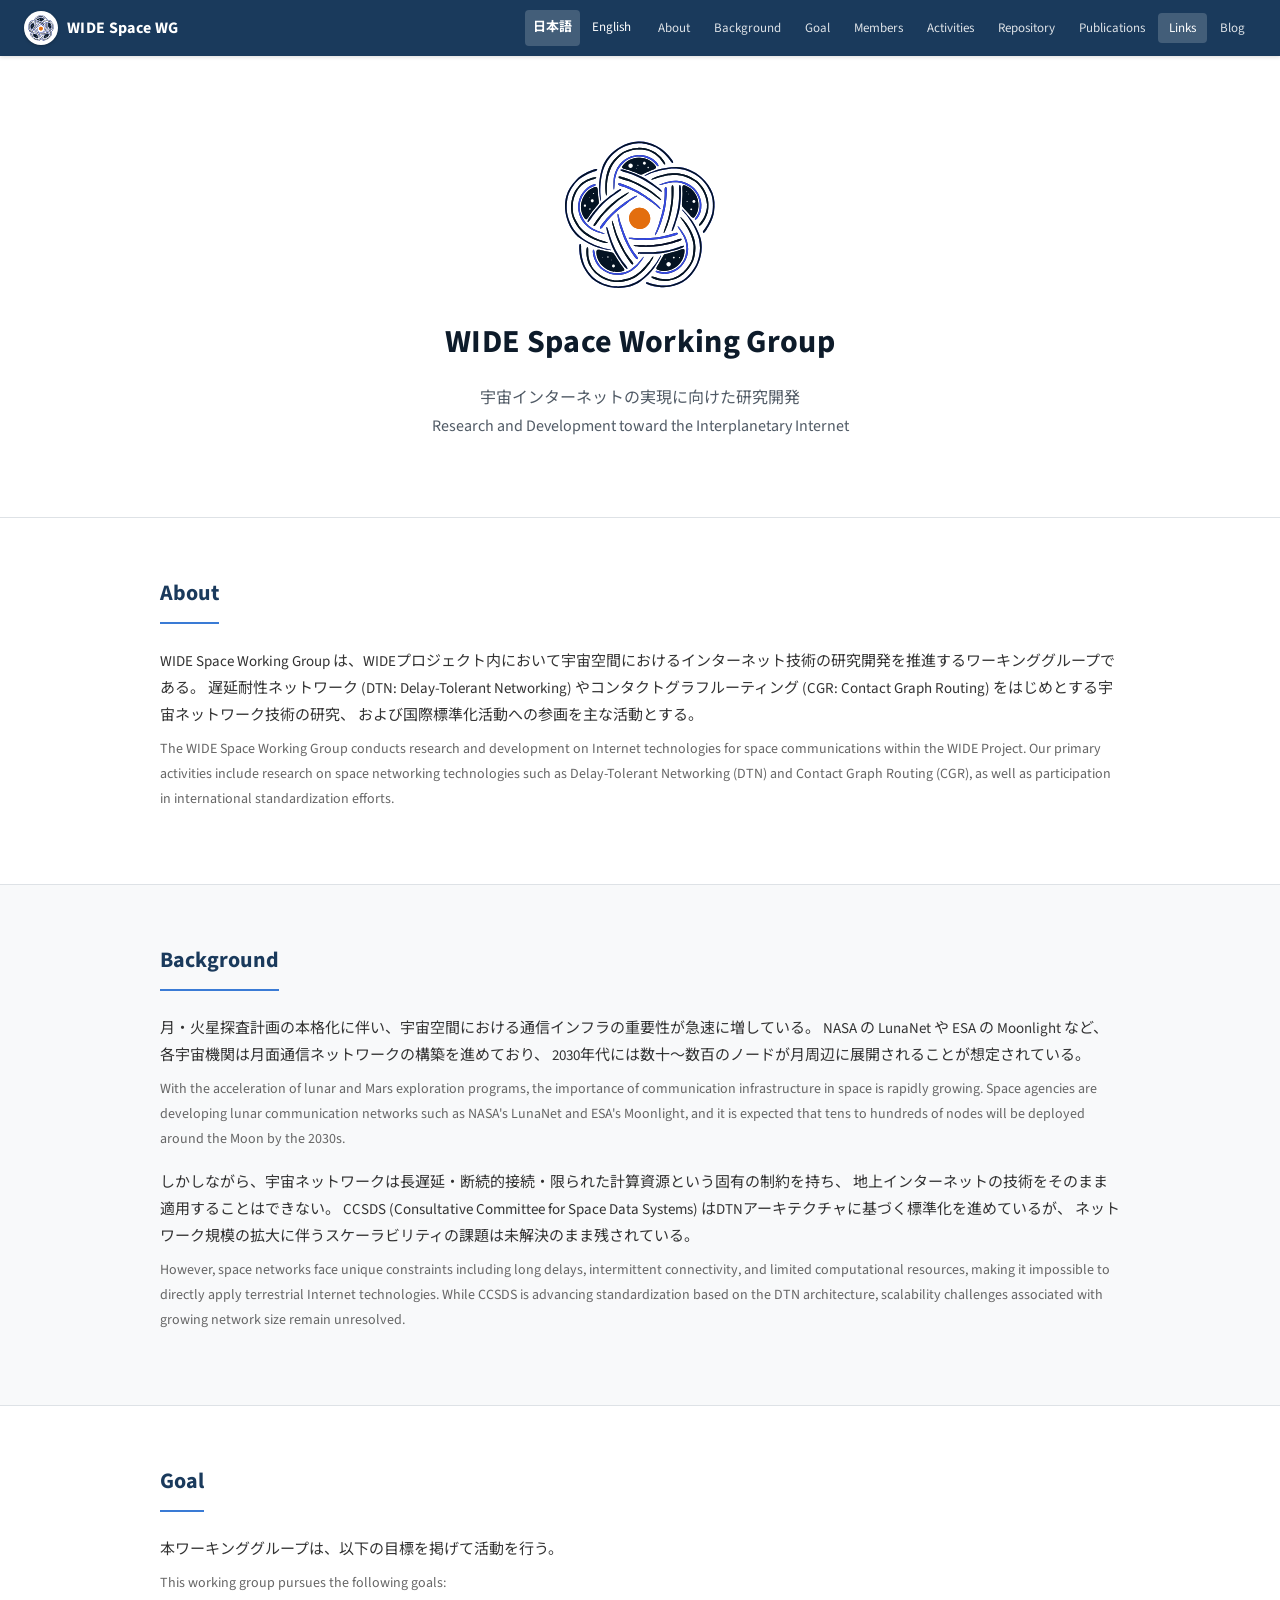
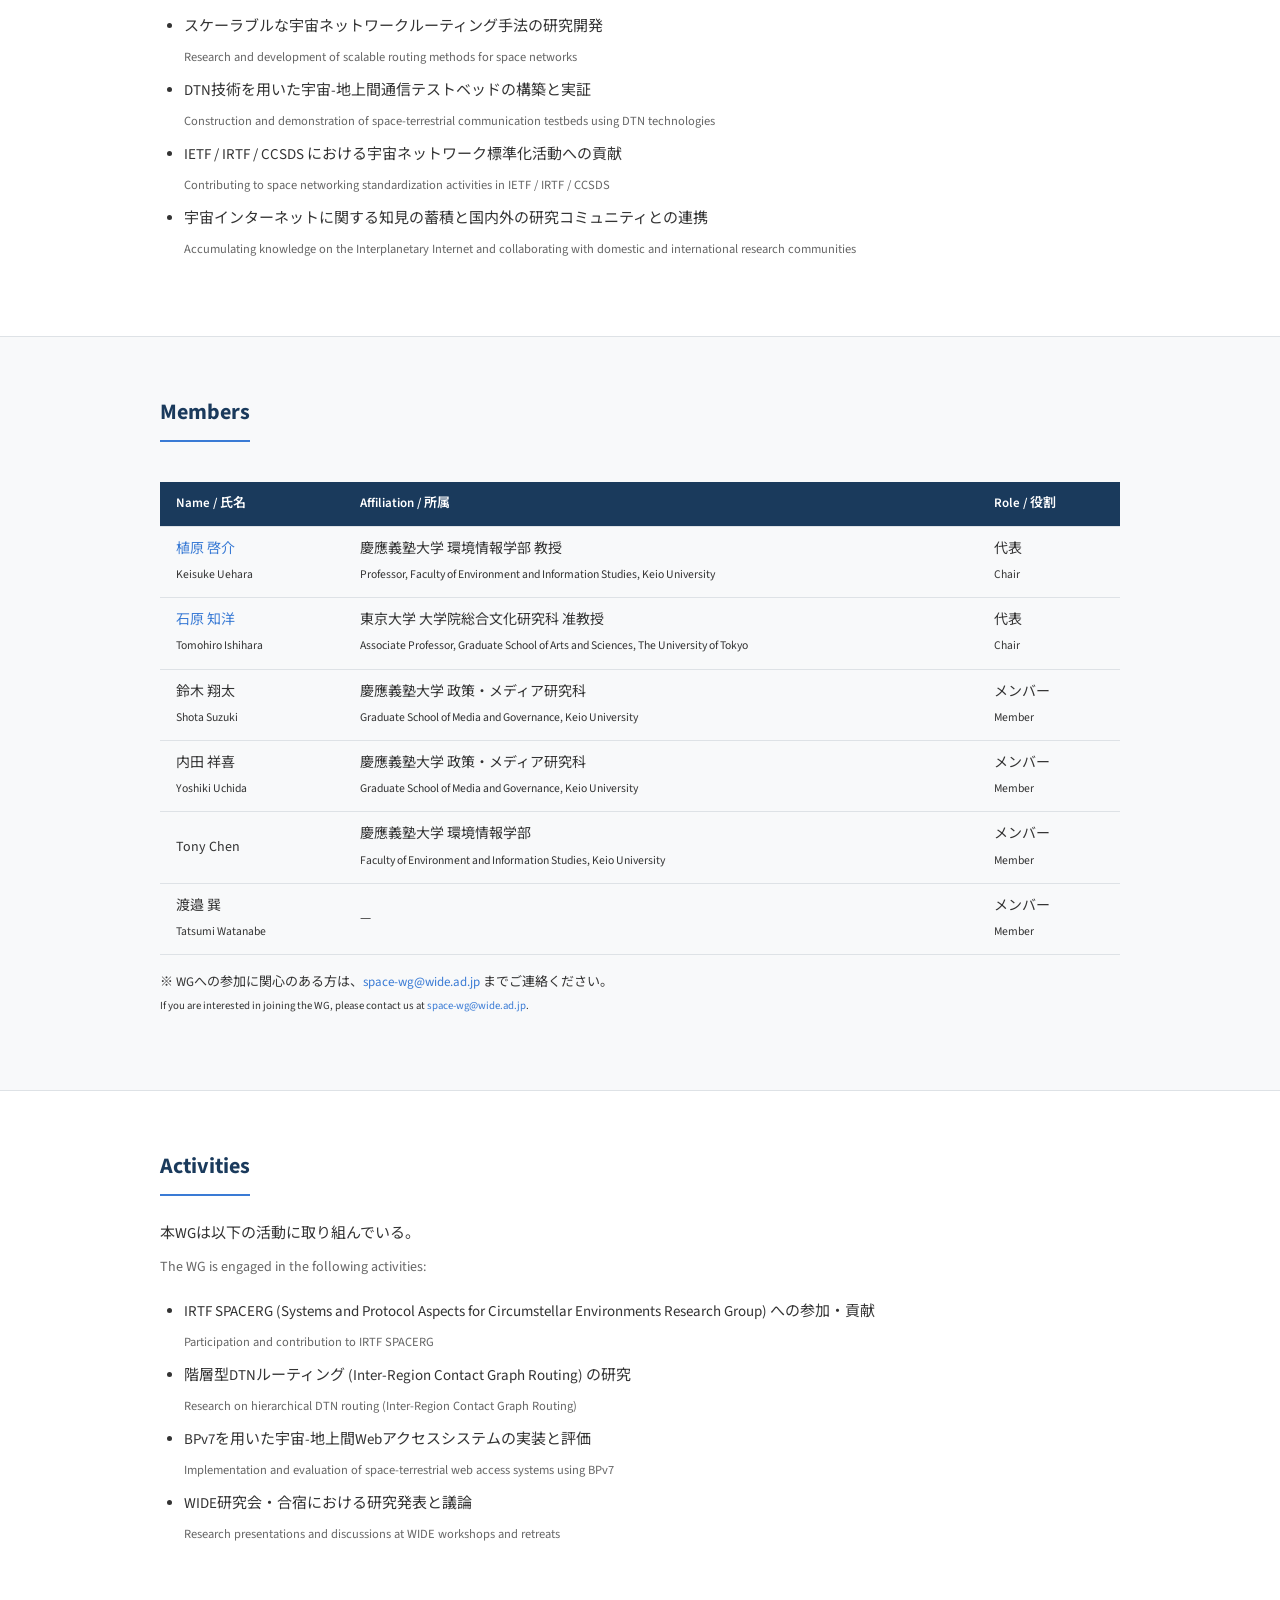
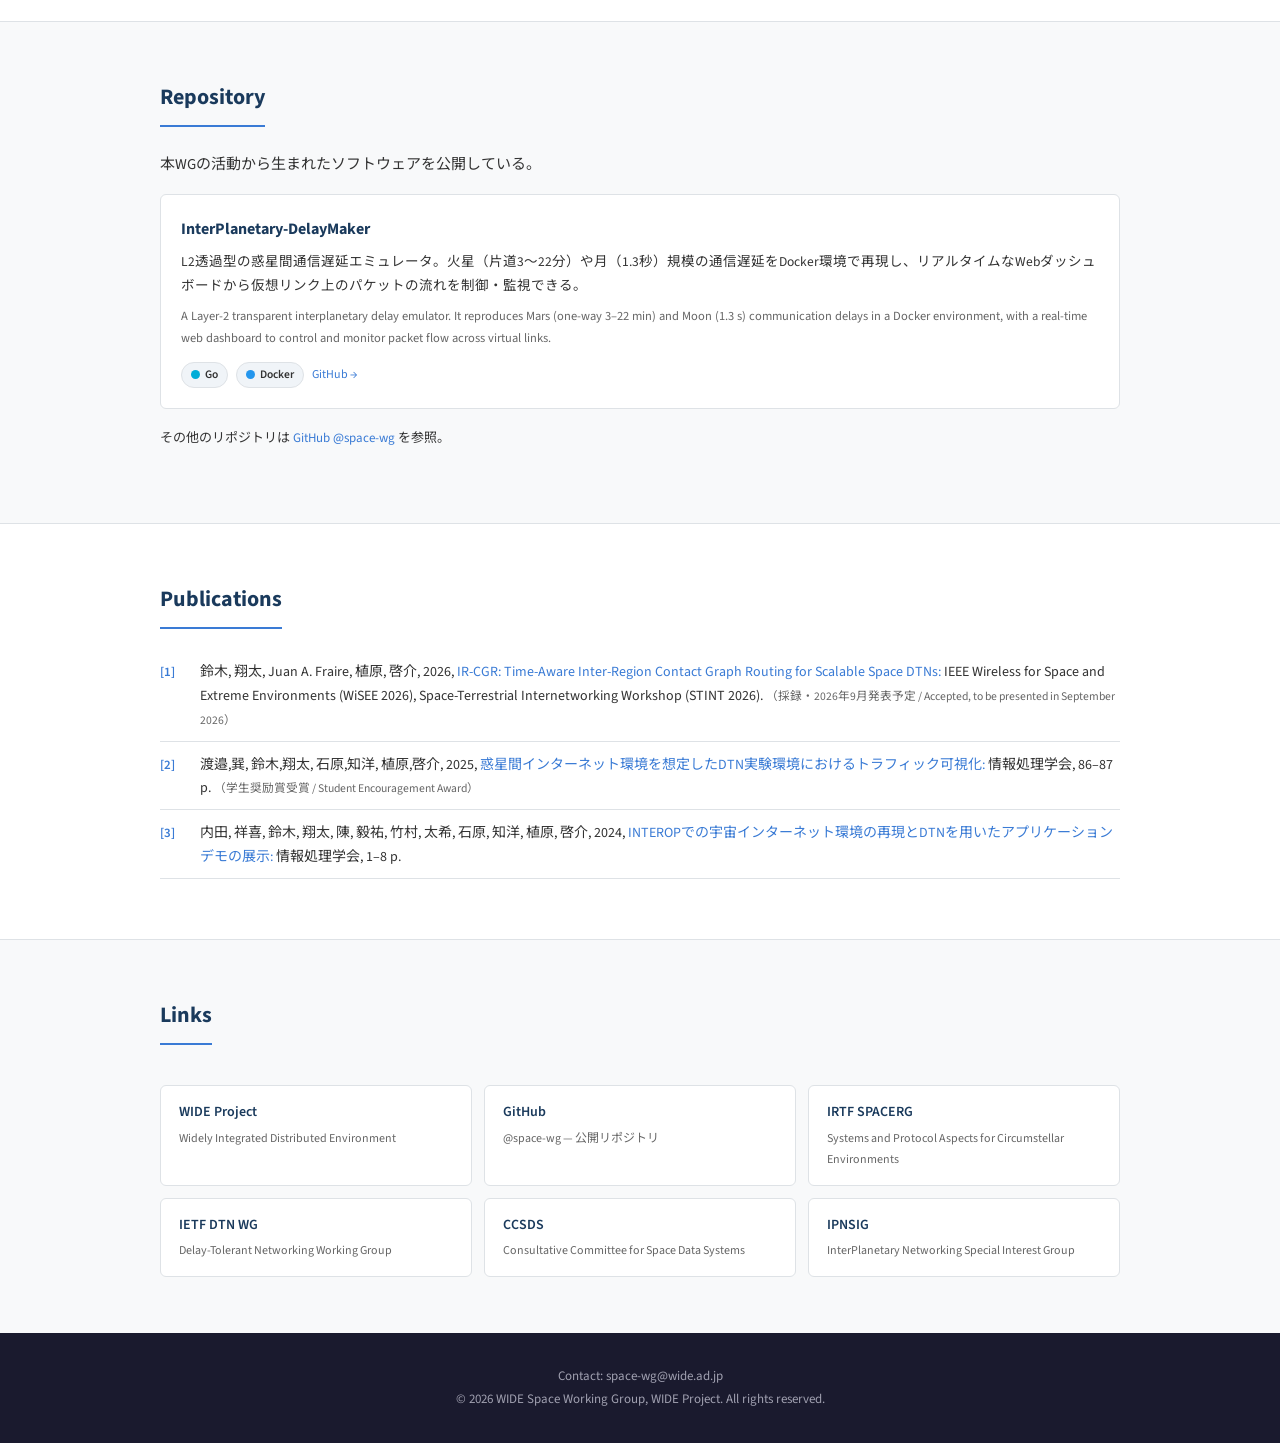
<file: index.html>
<!DOCTYPE html>

<html lang="ja">
<head>
<meta charset="utf-8"/>
<meta content="width=device-width, initial-scale=1.0" name="viewport"/>
<title>WIDE Space Working Group | 宇宙インターネットの研究開発</title>
<meta content="WIDE Space Working Group は、WIDEプロジェクト内で宇宙空間におけるインターネット技術（DTN・CGR等）の研究開発と国際標準化を推進するワーキンググループです。" name="description"/>
<link href="https://space.wide.ad.jp/" rel="canonical"/>

<meta content="website" property="og:type"/>
<meta content="WIDE Space Working Group" property="og:title"/>
<meta content="宇宙インターネットの実現に向けた研究開発 / Research and Development toward the Interplanetary Internet" property="og:description"/>
<meta content="https://space.wide.ad.jp/" property="og:url"/>
<meta content="ja_JP" property="og:locale"/>
<meta content="summary" name="twitter:card"/>
<link href="/assets/favicon.svg" rel="icon" type="image/svg+xml"/>
<link href="https://fonts.googleapis.com" rel="preconnect"/>
<link crossorigin="" href="https://fonts.gstatic.com" rel="preconnect"/>
<link href="https://fonts.googleapis.com/css2?family=Noto+Sans+JP:wght@400;700&amp;family=Source+Sans+3:wght@400;600;700&amp;display=swap" rel="stylesheet"/>
<link href="/assets/styles.css" rel="stylesheet"/>
<link href="https://space.wide.ad.jp/" hreflang="ja" rel="alternate"/><link href="https://space.wide.ad.jp/en/" hreflang="en" rel="alternate"/><style>
.language-switch { display:flex; gap:4px; flex-shrink:0; }
.language-switch a { color:#fff; font-size:13px; padding:6px 8px; border-radius:4px; white-space:nowrap; }
.language-switch a[aria-current="page"] { background:rgba(255,255,255,.18); font-weight:700; }
.language-switch a:hover { background:rgba(255,255,255,.12); text-decoration:none; }
.language-switch a:focus-visible { outline:2px solid #fff; outline-offset:2px; }
@media (min-width:861px) and (max-width:1200px) { .navbar-nav a { padding:6px 5px; } .navbar { padding:0 16px; } }
@media (max-width:400px) { .navbar { padding:0 10px; } .navbar-brand { font-size:13px; gap:5px; } .brand-logo { width:28px; height:28px; } .language-switch a { padding:6px 5px; font-size:12px; } }
</style></head>
<body>

<nav class="navbar">
<a class="navbar-brand" href="/"><img alt="" class="brand-logo" src="/assets/blue-logo.svg"/>WIDE Space WG</a>
<div class="nav-right"><div aria-label="Language" class="language-switch"><a aria-current="page" href="/" hreflang="ja" lang="ja">日本語</a><a href="/en/" hreflang="en" lang="en">English</a></div>
<ul class="navbar-nav" id="navMenu">
<li><a href="#about">About</a></li>
<li><a href="#background">Background</a></li>
<li><a href="#goal">Goal</a></li>
<li><a href="#members">Members</a></li>
<li><a href="#activities">Activities</a></li>
<li><a href="#repository">Repository</a></li>
<li><a href="#publications">Publications</a></li>
<li><a href="#links">Links</a></li>
<li><a href="/blog/">Blog</a></li>
</ul>
<button aria-controls="navMenu" aria-expanded="false" aria-label="メニューを開閉" class="menu-toggle" id="menuToggle" type="button">☰</button>
</div>
</nav>

<header class="hero">
<img alt="WIDE Space Working Group ロゴ" class="hero-logo" src="/assets/blue-logo.svg"/>
<h1>WIDE Space Working Group</h1>
<p class="tagline">
      宇宙インターネットの実現に向けた研究開発<br/>
      Research and Development toward the Interplanetary Internet
    </p>
</header>

<section class="section" id="about">
<div class="section-inner fade-in">
<h2>About</h2>
<p>
        WIDE Space Working Group は、WIDEプロジェクト内において宇宙空間におけるインターネット技術の研究開発を推進するワーキンググループである。
        遅延耐性ネットワーク (DTN: Delay-Tolerant Networking) やコンタクトグラフルーティング (CGR: Contact Graph Routing) をはじめとする宇宙ネットワーク技術の研究、
        および国際標準化活動への参画を主な活動とする。
      </p>
<p class="en">
        The WIDE Space Working Group conducts research and development on Internet technologies for space communications
        within the WIDE Project.
        Our primary activities include research on space networking technologies such as Delay-Tolerant Networking (DTN)
        and Contact Graph Routing (CGR),
        as well as participation in international standardization efforts.
      </p>
</div>
</section>

<section class="section section-alt" id="background">
<div class="section-inner fade-in">
<h2>Background</h2>
<p>
        月・火星探査計画の本格化に伴い、宇宙空間における通信インフラの重要性が急速に増している。
        NASA の LunaNet や ESA の Moonlight など、各宇宙機関は月面通信ネットワークの構築を進めており、
        2030年代には数十〜数百のノードが月周辺に展開されることが想定されている。
      </p>
<p class="en">
        With the acceleration of lunar and Mars exploration programs, the importance of communication infrastructure in
        space is rapidly growing.
        Space agencies are developing lunar communication networks such as NASA's LunaNet and ESA's Moonlight,
        and it is expected that tens to hundreds of nodes will be deployed around the Moon by the 2030s.
      </p>
<p>
        しかしながら、宇宙ネットワークは長遅延・断続的接続・限られた計算資源という固有の制約を持ち、
        地上インターネットの技術をそのまま適用することはできない。
        CCSDS (Consultative Committee for Space Data Systems) はDTNアーキテクチャに基づく標準化を進めているが、
        ネットワーク規模の拡大に伴うスケーラビリティの課題は未解決のまま残されている。
      </p>
<p class="en">
        However, space networks face unique constraints including long delays, intermittent connectivity, and limited
        computational resources,
        making it impossible to directly apply terrestrial Internet technologies.
        While CCSDS is advancing standardization based on the DTN architecture,
        scalability challenges associated with growing network size remain unresolved.
      </p>
</div>
</section>

<section class="section" id="goal">
<div class="section-inner fade-in">
<h2>Goal</h2>
<p>
        本ワーキンググループは、以下の目標を掲げて活動を行う。
      </p>
<p class="en">
        This working group pursues the following goals:
      </p>
<ul>
<li>
          スケーラブルな宇宙ネットワークルーティング手法の研究開発<br/>
<small>Research and development of scalable routing methods for space networks</small>
</li>
<li>
          DTN技術を用いた宇宙-地上間通信テストベッドの構築と実証<br/>
<small>Construction and demonstration of space-terrestrial communication testbeds using DTN
            technologies</small>
</li>
<li>
          IETF / IRTF / CCSDS における宇宙ネットワーク標準化活動への貢献<br/>
<small>Contributing to space networking standardization activities in IETF / IRTF / CCSDS</small>
</li>
<li>
          宇宙インターネットに関する知見の蓄積と国内外の研究コミュニティとの連携<br/>
<small>Accumulating knowledge on the Interplanetary Internet and collaborating with domestic and international
            research communities</small>
</li>
</ul>
</div>
</section>

<section class="section section-alt" id="members">
<div class="section-inner fade-in">
<h2>Members</h2>
<table class="members-table">
<thead>
<tr>
<th>Name / 氏名</th>
<th>Affiliation / 所属</th>
<th>Role / 役割</th>
</tr>
</thead>
<tbody>
<tr>
<td><a href="https://www.k-ris.keio.ac.jp/html/100012561_ja.html" rel="noopener" target="_blank">植原
                啓介</a><br/><small>Keisuke Uehara</small></td>
<td>慶應義塾大学 環境情報学部 教授<br/><small>Professor, Faculty of Environment and Information Studies, Keio
                University</small></td>
<td>代表<br/><small>Chair</small></td>
</tr>
<tr>
<td><a href="https://www.u-tokyo.ac.jp/focus/ja/people/people100463.html" rel="noopener" target="_blank">石原
                知洋</a><br/><small>Tomohiro Ishihara</small></td>
<td>東京大学 大学院総合文化研究科 准教授<br/><small>Associate Professor, Graduate School of Arts and Sciences, The University
                of Tokyo</small></td>
<td>代表<br/><small>Chair</small></td>
</tr>
<tr>
<td>鈴木 翔太<br/><small>Shota Suzuki</small></td>
<td>慶應義塾大学 政策・メディア研究科<br/><small>Graduate School of Media and Governance, Keio University</small></td>
<td>メンバー<br/><small>Member</small></td>
</tr>
<tr>
<td>内田 祥喜<br/><small>Yoshiki Uchida</small></td>
<td>慶應義塾大学 政策・メディア研究科<br/><small>Graduate School of Media and Governance, Keio University</small></td>
<td>メンバー<br/><small>Member</small></td>
</tr>
<tr>
<td>Tony Chen</td>
<td>慶應義塾大学 環境情報学部<br/><small>Faculty of Environment and Information Studies, Keio University</small></td>
<td>メンバー<br/><small>Member</small></td>
</tr>
<tr>
<td>渡邉 巽<br/><small>Tatsumi Watanabe</small></td>
<td>—</td>
<td>メンバー<br/><small>Member</small></td>
</tr>

</tbody>
</table>
<p class="note">
        ※ WGへの参加に関心のある方は、<a href="mailto:space-wg@wide.ad.jp">space-wg@wide.ad.jp</a> までご連絡ください。<br/>
<small>If you are interested in joining the WG, please contact us at <a href="mailto:space-wg@wide.ad.jp">space-wg@wide.ad.jp</a>.</small>
</p>
</div>
</section>

<section class="section" id="activities">
<div class="section-inner fade-in">
<h2>Activities</h2>
<p>
        本WGは以下の活動に取り組んでいる。
      </p>
<p class="en">
        The WG is engaged in the following activities:
      </p>
<ul>
<li>
          IRTF SPACERG (Systems and Protocol Aspects for Circumstellar Environments Research Group) への参加・貢献<br/>
<small>Participation and contribution to IRTF SPACERG</small>
</li>
<li>
          階層型DTNルーティング (Inter-Region Contact Graph Routing) の研究<br/>
<small>Research on hierarchical DTN routing (Inter-Region Contact Graph Routing)</small>
</li>
<li>
          BPv7を用いた宇宙-地上間Webアクセスシステムの実装と評価<br/>
<small>Implementation and evaluation of space-terrestrial web access systems using BPv7</small>
</li>
<li>
          WIDE研究会・合宿における研究発表と議論<br/>
<small>Research presentations and discussions at WIDE workshops and retreats</small>
</li>
</ul>
</div>
</section>

<section class="section section-alt" id="repository">
<div class="section-inner fade-in">
<h2>Repository</h2>
<p>本WGの活動から生まれたソフトウェアを公開している。</p>
<div class="repo-list">
<div class="repo-card">
<h3><a href="https://github.com/space-wg/InterPlanetary-DelayMaker" rel="noopener" target="_blank">InterPlanetary-DelayMaker</a></h3>
<p>L2透過型の惑星間通信遅延エミュレータ。火星（片道3〜22分）や月（1.3秒）規模の通信遅延をDocker環境で再現し、リアルタイムなWebダッシュボードから仮想リンク上のパケットの流れを制御・監視できる。</p>
<p class="en">A Layer-2 transparent interplanetary delay emulator. It reproduces Mars (one-way 3–22 min) and
            Moon (1.3 s) communication delays in a Docker environment, with a real-time web dashboard to control and
            monitor packet flow across virtual links.</p>
<div class="repo-meta">
<span class="tag"><span class="dot go"></span>Go</span>
<span class="tag"><span class="dot docker"></span>Docker</span>
<a href="https://github.com/space-wg/InterPlanetary-DelayMaker" rel="noopener" target="_blank">GitHub →</a>
</div>
</div>
</div>
<p class="repo-more">
        その他のリポジトリは <a href="https://github.com/space-wg" rel="noopener" target="_blank">GitHub @space-wg</a> を参照。
      </p>
</div>
</section>

<section class="section" id="publications">
<div class="section-inner fade-in">
<h2>Publications</h2>
<ol class="pub-list">
<li>
          鈴木, 翔太, Juan A. Fraire, 植原, 啓介, 2026, <a href="https://stintworkshops.org/" rel="noopener" target="_blank">IR-CGR: Time-Aware Inter-Region Contact Graph Routing for Scalable Space DTNs:</a> IEEE Wireless for Space and Extreme Environments (WiSEE 2026), Space-Terrestrial Internetworking Workshop (STINT 2026).
          <small>（採録・2026年9月発表予定 / Accepted, to be presented in September 2026）</small>
</li>
<li>
          渡邉,巽, 鈴木,翔太, 石原,知洋, 植原,啓介, 2025, <a href="https://ipsj.ixsq.nii.ac.jp/records/2005998" rel="noopener" target="_blank">惑星間インターネット環境を想定したDTN実験環境におけるトラフィック可視化:</a> 情報処理学会, 86–87 p.
          <small>（学生奨励賞受賞 / Student Encouragement Award）</small>
</li>
<li>
          内田, 祥喜, 鈴木, 翔太, 陳, 毅祐, 竹村, 太希, 石原, 知洋, 植原, 啓介, 2024, <a href="https://ipsj.ixsq.nii.ac.jp/records/239298" rel="noopener" target="_blank">INTEROPでの宇宙インターネット環境の再現とDTNを用いたアプリケーションデモの展示:</a> 情報処理学会, 1–8 p.
        </li>
</ol>
</div>
</section>

<section class="section section-alt" id="links">
<div class="section-inner fade-in">
<h2>Links</h2>
<div class="links-grid">
<a class="link-item" href="https://www.wide.ad.jp/" rel="noopener" target="_blank">
          WIDE Project
          <small>Widely Integrated Distributed Environment</small>
</a>
<a class="link-item" href="https://github.com/space-wg" rel="noopener" target="_blank">
          GitHub
          <small>@space-wg — 公開リポジトリ</small>
</a>
<a class="link-item" href="https://www.irtf.org/spacerg.html" rel="noopener" target="_blank">
          IRTF SPACERG
          <small>Systems and Protocol Aspects for Circumstellar Environments</small>
</a>
<a class="link-item" href="https://datatracker.ietf.org/wg/dtn/about/" rel="noopener" target="_blank">
          IETF DTN WG
          <small>Delay-Tolerant Networking Working Group</small>
</a>
<a class="link-item" href="https://public.ccsds.org/" rel="noopener" target="_blank">
          CCSDS
          <small>Consultative Committee for Space Data Systems</small>
</a>
<a class="link-item" href="https://www.ipnsig.org/" rel="noopener" target="_blank">
          IPNSIG
          <small>InterPlanetary Networking Special Interest Group</small>
</a>
</div>
</div>
</section>

<button aria-label="ページ上部へ戻る" class="back-to-top" id="backToTop" type="button">↑</button>

<footer class="footer">
<p>Contact: <a href="mailto:space-wg@wide.ad.jp">space-wg@wide.ad.jp</a></p>
<p>© 2026 WIDE Space Working Group, <a href="https://www.wide.ad.jp/">WIDE Project</a>. All rights reserved.
    </p>
</footer>
<script defer="" src="/assets/main.js"></script>
</body>
</html>
</file>
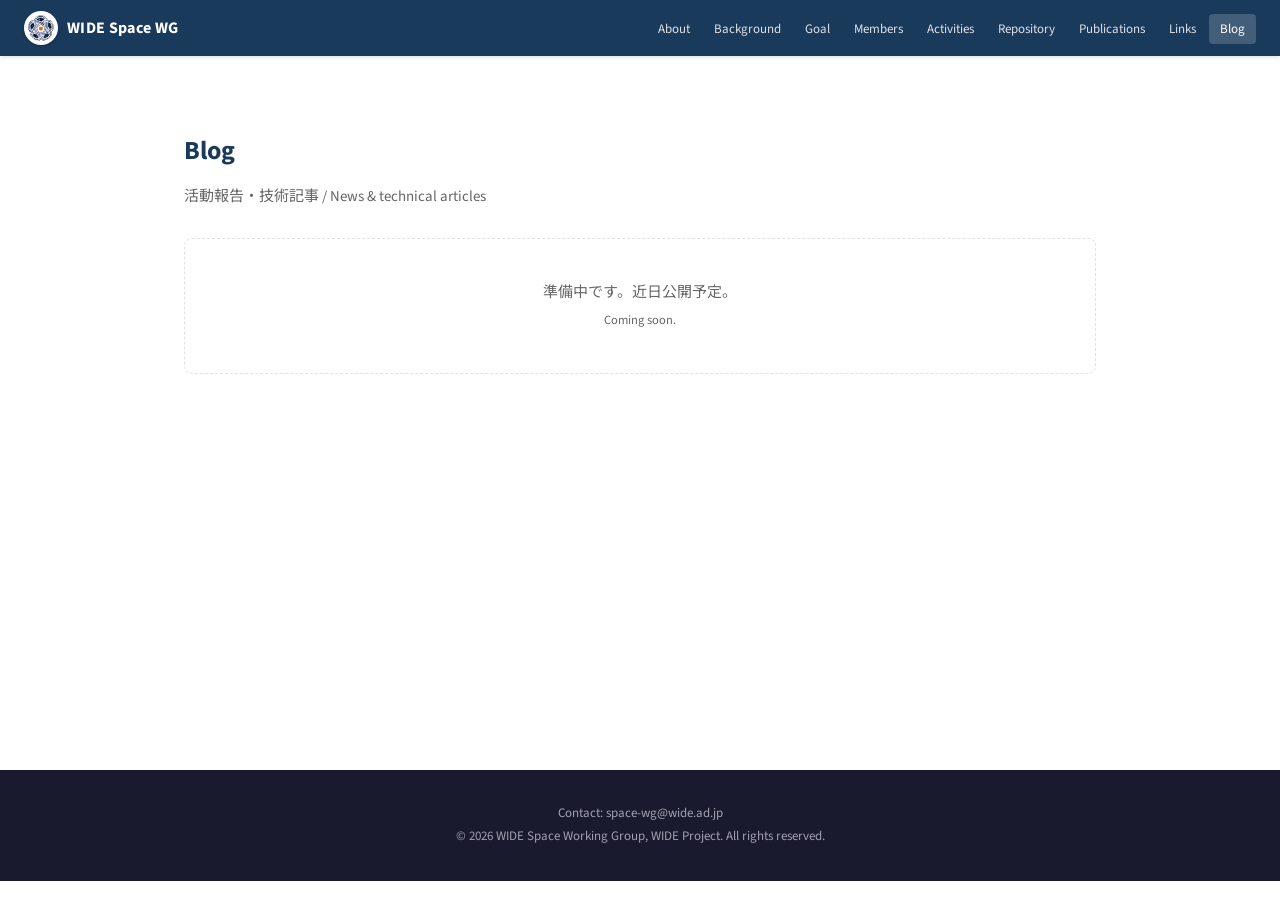
<file: blog/index.html>
<!DOCTYPE html>
<html lang="ja">
<head>
  <meta charset="UTF-8">
  <meta name="viewport" content="width=device-width, initial-scale=1.0">
  <title>Blog | WIDE Space Working Group</title>
  <meta name="description" content="WIDE Space Working Group の活動報告・技術記事 / News and technical articles from the WIDE Space Working Group.">

  <link rel="canonical" href="https://space.wide.ad.jp/blog/">
  <meta property="og:type" content="website">
  <meta property="og:title" content="Blog | WIDE Space Working Group">
  <meta property="og:description" content="WIDE Space Working Group の活動報告・技術記事">
  <meta property="og:url" content="https://space.wide.ad.jp/blog/">
  <meta name="twitter:card" content="summary">

  <link rel="icon" href="/assets/favicon.svg" type="image/svg+xml">
  <link rel="preconnect" href="https://fonts.googleapis.com">
  <link rel="preconnect" href="https://fonts.gstatic.com" crossorigin>
  <link href="https://fonts.googleapis.com/css2?family=Noto+Sans+JP:wght@400;700&family=Source+Sans+3:wght@400;600;700&display=swap" rel="stylesheet">
  <link rel="stylesheet" href="/assets/styles.css">
</head>
<body>

<!-- ===== Navbar ===== -->
<nav class="navbar">
  <a href="/" class="navbar-brand"><img src="/assets/blue-logo.svg" alt="" class="brand-logo">WIDE Space WG</a>
  <div class="nav-right">
    <ul class="navbar-nav" id="navMenu">
      <li><a href="/#about">About</a></li>
      <li><a href="/#background">Background</a></li>
      <li><a href="/#goal">Goal</a></li>
      <li><a href="/#members">Members</a></li>
      <li><a href="/#activities">Activities</a></li>
      <li><a href="/#repository">Repository</a></li>
      <li><a href="/#publications">Publications</a></li>
      <li><a href="/#links">Links</a></li>
      <li><a href="/blog/" class="active">Blog</a></li>
    </ul>
    <button type="button" class="menu-toggle" id="menuToggle" aria-label="メニューを開閉" aria-expanded="false" aria-controls="navMenu">☰</button>
  </div>
</nav>

<!-- ===== Page ===== -->
<main class="page" style="margin-top: var(--nav-height);">
  <h1>Blog</h1>
  <p class="lead">活動報告・技術記事 / News &amp; technical articles</p>

  <!-- 記事を追加するときは下の empty-state を消し、post-list の li を埋める -->
  <!-- To add posts, remove the empty-state block and fill in post-list items. -->
  <div class="empty-state">
    準備中です。近日公開予定。<br>
    <small>Coming soon.</small>
  </div>

  <!--
  <ul class="post-list">
    <li>
      <time datetime="2026-06-01">2026-06-01</time>
      <a href="/blog/2026/first-post/">最初の記事タイトル</a>
    </li>
  </ul>
  -->
</main>

<!-- ===== Footer ===== -->
<footer class="footer">
  <p>Contact: <a href="mailto:space-wg@wide.ad.jp">space-wg@wide.ad.jp</a></p>
  <p>&copy; 2026 WIDE Space Working Group, <a href="https://www.wide.ad.jp/">WIDE Project</a>. All rights reserved.</p>
</footer>

<script src="/assets/main.js" defer></script>
</body>
</html>
</file>
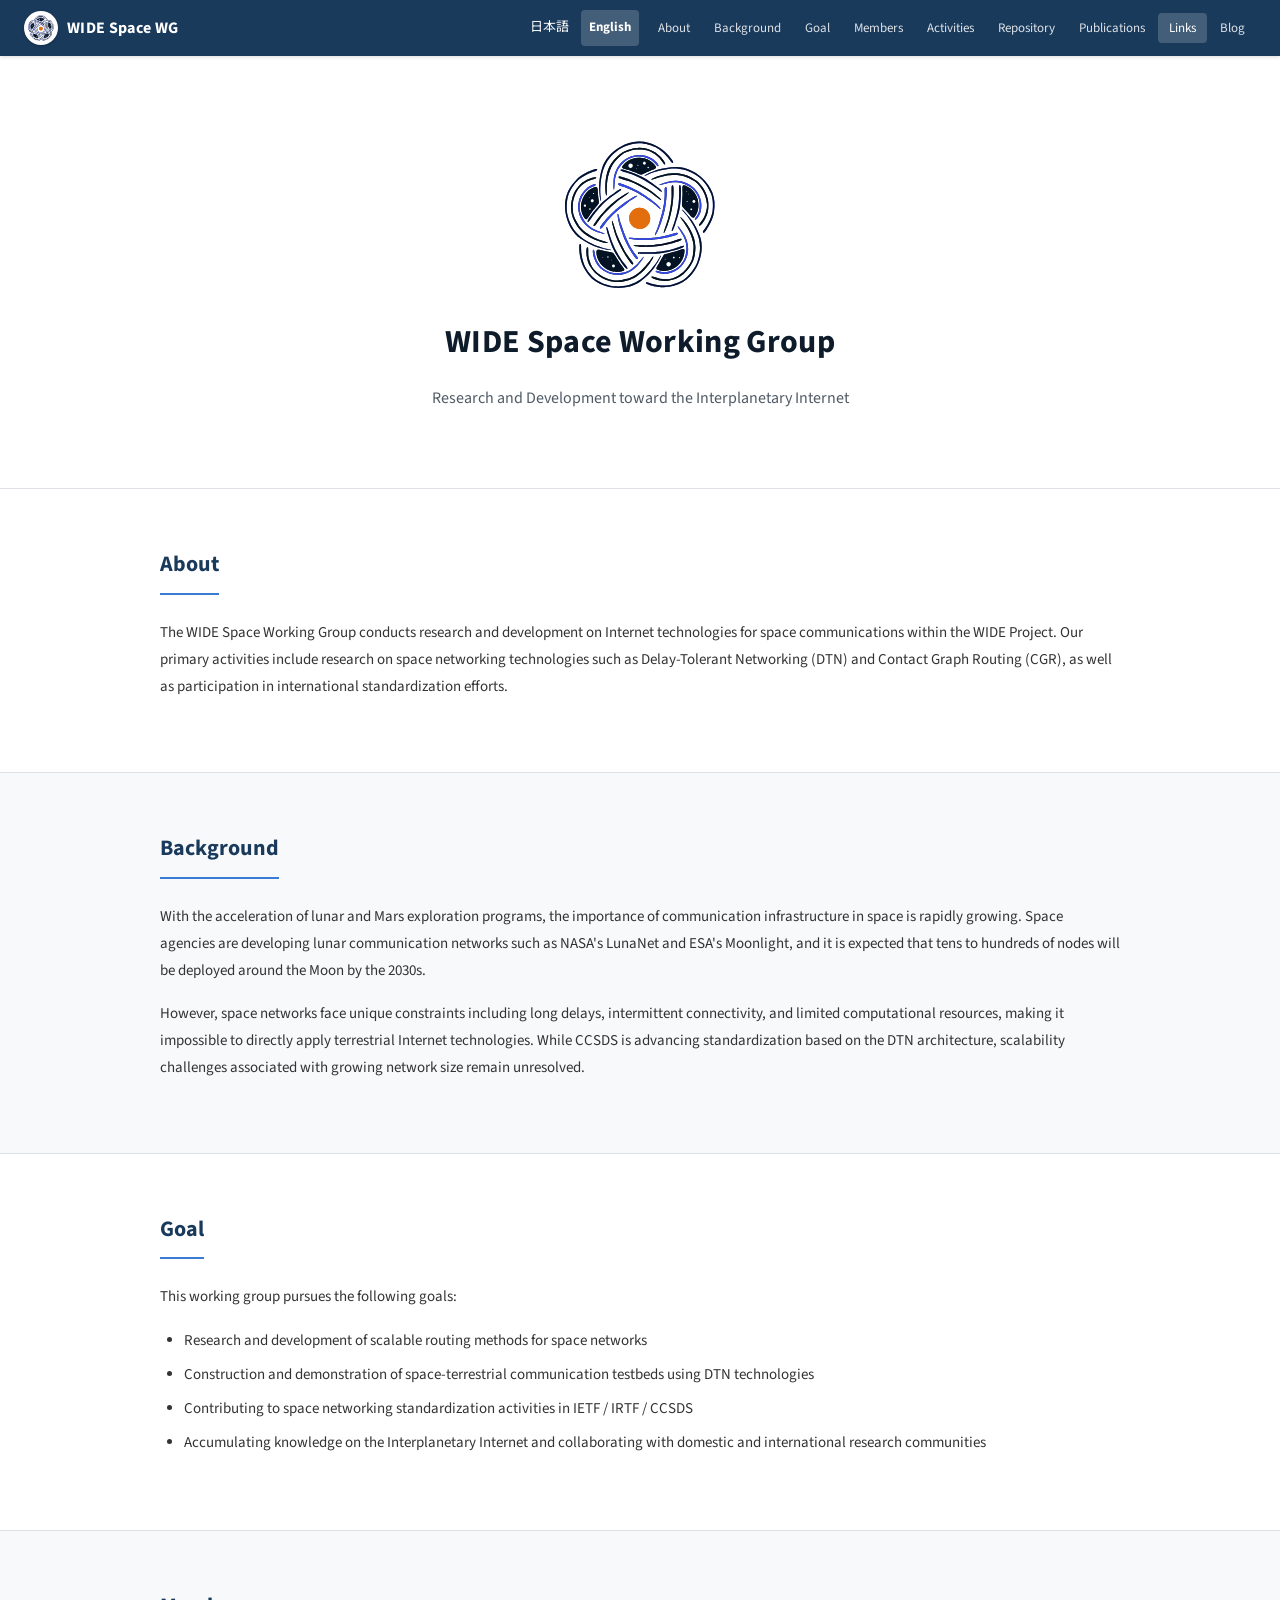
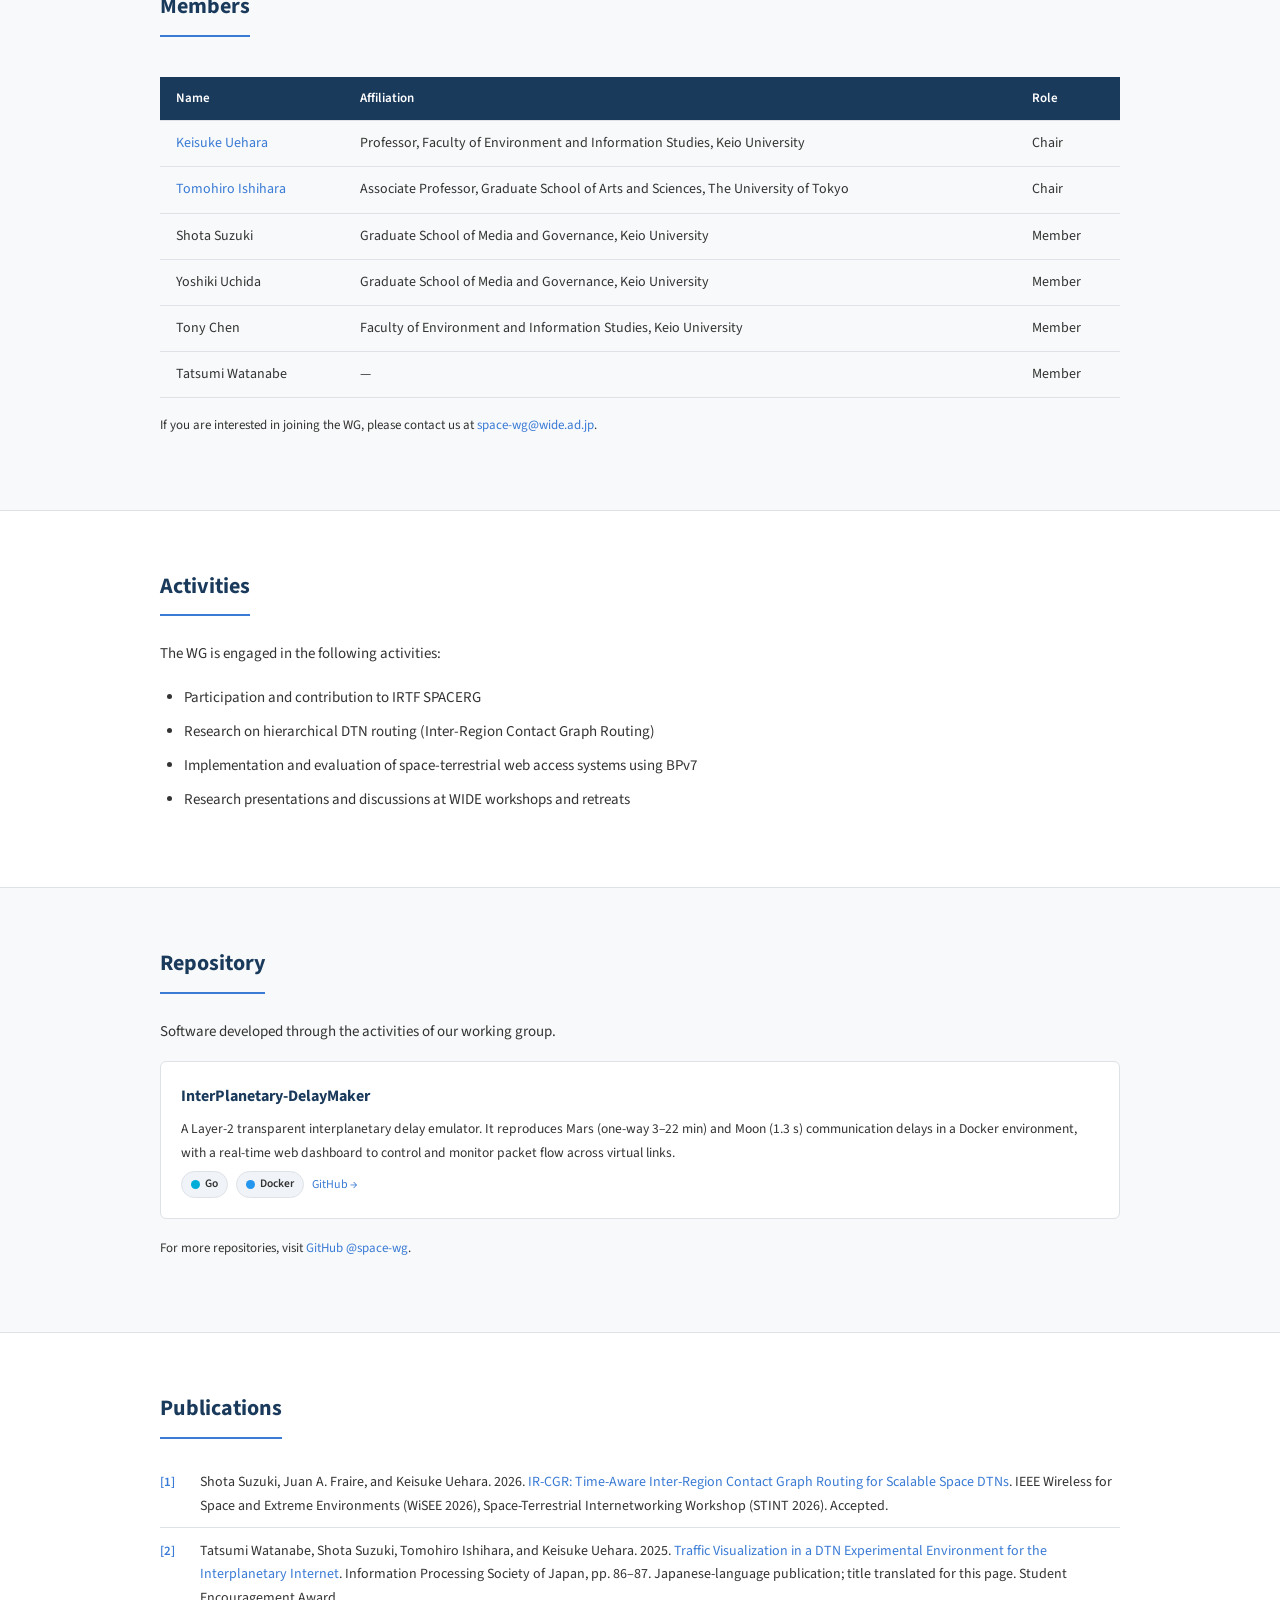
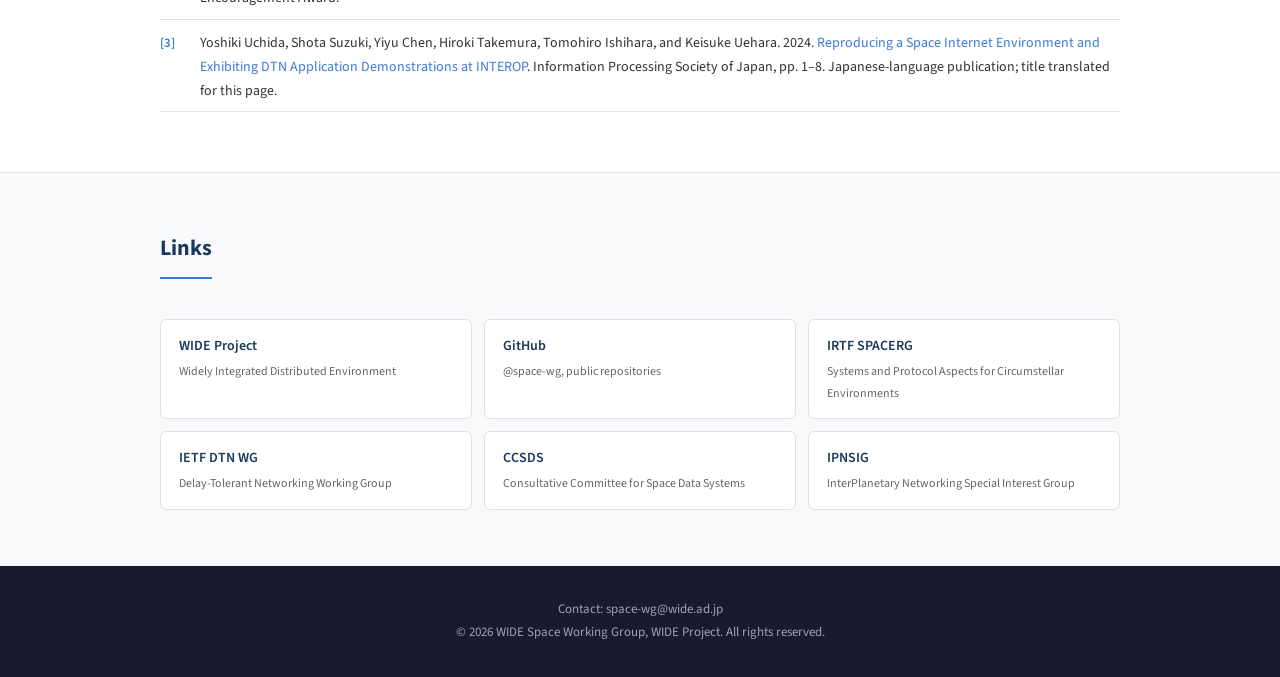
<file: en/index.html>
<!DOCTYPE html>

<html lang="en">
<head>
<meta charset="utf-8"/>
<meta content="width=device-width, initial-scale=1.0" name="viewport"/>
<title>WIDE Space Working Group | Space Internet Research and Development</title>
<meta content="The WIDE Space Working Group researches space networking, Delay-Tolerant Networking, and Contact Graph Routing within the WIDE Project." name="description"/>
<link href="https://space.wide.ad.jp/en/" rel="canonical"/>

<meta content="website" property="og:type"/>
<meta content="WIDE Space Working Group" property="og:title"/>
<meta content="Research and Development toward the Interplanetary Internet" property="og:description"/>
<meta content="https://space.wide.ad.jp/en/" property="og:url"/>
<meta content="en_US" property="og:locale"/>
<meta content="summary" name="twitter:card"/>
<link href="/assets/favicon.svg" rel="icon" type="image/svg+xml"/>
<link href="https://fonts.googleapis.com" rel="preconnect"/>
<link crossorigin="" href="https://fonts.gstatic.com" rel="preconnect"/>
<link href="https://fonts.googleapis.com/css2?family=Noto+Sans+JP:wght@400;700&amp;family=Source+Sans+3:wght@400;600;700&amp;display=swap" rel="stylesheet"/>
<link href="/assets/styles.css" rel="stylesheet"/>
<link href="https://space.wide.ad.jp/" hreflang="ja" rel="alternate"/><link href="https://space.wide.ad.jp/en/" hreflang="en" rel="alternate"/><style>
.language-switch { display:flex; gap:4px; flex-shrink:0; }
.language-switch a { color:#fff; font-size:13px; padding:6px 8px; border-radius:4px; white-space:nowrap; }
.language-switch a[aria-current="page"] { background:rgba(255,255,255,.18); font-weight:700; }
.language-switch a:hover { background:rgba(255,255,255,.12); text-decoration:none; }
.language-switch a:focus-visible { outline:2px solid #fff; outline-offset:2px; }
@media (min-width:861px) and (max-width:1200px) { .navbar-nav a { padding:6px 5px; } .navbar { padding:0 16px; } }
@media (max-width:400px) { .navbar { padding:0 10px; } .navbar-brand { font-size:13px; gap:5px; } .brand-logo { width:28px; height:28px; } .language-switch a { padding:6px 5px; font-size:12px; } }
</style></head>
<body>

<nav class="navbar">
<a class="navbar-brand" href="/en/"><img alt="" class="brand-logo" src="/assets/blue-logo.svg"/>WIDE Space WG</a>
<div class="nav-right"><div aria-label="Language" class="language-switch"><a href="/" hreflang="ja" lang="ja">日本語</a><a aria-current="page" href="/en/" hreflang="en" lang="en">English</a></div>
<ul class="navbar-nav" id="navMenu">
<li><a href="#about">About</a></li>
<li><a href="#background">Background</a></li>
<li><a href="#goal">Goal</a></li>
<li><a href="#members">Members</a></li>
<li><a href="#activities">Activities</a></li>
<li><a href="#repository">Repository</a></li>
<li><a href="#publications">Publications</a></li>
<li><a href="#links">Links</a></li>
<li><a href="/blog/">Blog</a></li>
</ul>
<button aria-controls="navMenu" aria-expanded="false" aria-label="Toggle navigation menu" class="menu-toggle" id="menuToggle" type="button">☰</button>
</div>
</nav>

<header class="hero">
<img alt="WIDE Space Working Group logo" class="hero-logo" src="/assets/blue-logo.svg"/>
<h1>WIDE Space Working Group</h1>
<p class="tagline">Research and Development toward the Interplanetary Internet</p>
</header>

<section class="section" id="about">
<div class="section-inner fade-in">
<h2>About</h2>
<p>
        The WIDE Space Working Group conducts research and development on Internet technologies for space communications
        within the WIDE Project.
        Our primary activities include research on space networking technologies such as Delay-Tolerant Networking (DTN)
        and Contact Graph Routing (CGR),
        as well as participation in international standardization efforts.
      </p>
</div>
</section>

<section class="section section-alt" id="background">
<div class="section-inner fade-in">
<h2>Background</h2>
<p>
        With the acceleration of lunar and Mars exploration programs, the importance of communication infrastructure in
        space is rapidly growing.
        Space agencies are developing lunar communication networks such as NASA's LunaNet and ESA's Moonlight,
        and it is expected that tens to hundreds of nodes will be deployed around the Moon by the 2030s.
      </p>
<p>
        However, space networks face unique constraints including long delays, intermittent connectivity, and limited
        computational resources,
        making it impossible to directly apply terrestrial Internet technologies.
        While CCSDS is advancing standardization based on the DTN architecture,
        scalability challenges associated with growing network size remain unresolved.
      </p>
</div>
</section>

<section class="section" id="goal">
<div class="section-inner fade-in">
<h2>Goal</h2>
<p>
        This working group pursues the following goals:
      </p>
<ul>
<li>Research and development of scalable routing methods for space networks</li>
<li>Construction and demonstration of space-terrestrial communication testbeds using DTN
            technologies</li>
<li>Contributing to space networking standardization activities in IETF / IRTF / CCSDS</li>
<li>Accumulating knowledge on the Interplanetary Internet and collaborating with domestic and international
            research communities</li>
</ul>
</div>
</section>

<section class="section section-alt" id="members">
<div class="section-inner fade-in">
<h2>Members</h2>
<table class="members-table">
<thead>
<tr>
<th>Name</th>
<th>Affiliation</th>
<th>Role</th>
</tr>
</thead>
<tbody>
<tr>
<td><a href="https://www.k-ris.keio.ac.jp/html/100012561_ja.html" rel="noopener" target="_blank">Keisuke Uehara</a></td>
<td>Professor, Faculty of Environment and Information Studies, Keio
                University</td>
<td>Chair</td>
</tr>
<tr>
<td><a href="https://www.u-tokyo.ac.jp/focus/ja/people/people100463.html" rel="noopener" target="_blank">Tomohiro Ishihara</a></td>
<td>Associate Professor, Graduate School of Arts and Sciences, The University
                of Tokyo</td>
<td>Chair</td>
</tr>
<tr>
<td>Shota Suzuki</td>
<td>Graduate School of Media and Governance, Keio University</td>
<td>Member</td>
</tr>
<tr>
<td>Yoshiki Uchida</td>
<td>Graduate School of Media and Governance, Keio University</td>
<td>Member</td>
</tr>
<tr>
<td>Tony Chen</td>
<td>Faculty of Environment and Information Studies, Keio University</td>
<td>Member</td>
</tr>
<tr>
<td>Tatsumi Watanabe</td>
<td>—</td>
<td>Member</td>
</tr>

</tbody>
</table>
<p class="note">If you are interested in joining the WG, please contact us at <a href="mailto:space-wg@wide.ad.jp">space-wg@wide.ad.jp</a>.</p>
</div>
</section>

<section class="section" id="activities">
<div class="section-inner fade-in">
<h2>Activities</h2>
<p>
        The WG is engaged in the following activities:
      </p>
<ul>
<li>Participation and contribution to IRTF SPACERG</li>
<li>Research on hierarchical DTN routing (Inter-Region Contact Graph Routing)</li>
<li>Implementation and evaluation of space-terrestrial web access systems using BPv7</li>
<li>Research presentations and discussions at WIDE workshops and retreats</li>
</ul>
</div>
</section>

<section class="section section-alt" id="repository">
<div class="section-inner fade-in">
<h2>Repository</h2>
<p>Software developed through the activities of our working group.</p>
<div class="repo-list">
<div class="repo-card">
<h3><a href="https://github.com/space-wg/InterPlanetary-DelayMaker" rel="noopener" target="_blank">InterPlanetary-DelayMaker</a></h3>
<p>A Layer-2 transparent interplanetary delay emulator. It reproduces Mars (one-way 3–22 min) and
            Moon (1.3 s) communication delays in a Docker environment, with a real-time web dashboard to control and
            monitor packet flow across virtual links.</p>
<div class="repo-meta">
<span class="tag"><span class="dot go"></span>Go</span>
<span class="tag"><span class="dot docker"></span>Docker</span>
<a href="https://github.com/space-wg/InterPlanetary-DelayMaker" rel="noopener" target="_blank">GitHub →</a>
</div>
</div>
</div>
<p class="repo-more">For more repositories, visit <a href="https://github.com/space-wg" rel="noopener" target="_blank">GitHub @space-wg</a>.</p>
</div>
</section>

<section class="section" id="publications">
<div class="section-inner fade-in">
<h2>Publications</h2>
<ol class="pub-list"><li>Shota Suzuki, Juan A. Fraire, and Keisuke Uehara. 2026. <a href="https://stintworkshops.org/" rel="noopener" target="_blank">IR-CGR: Time-Aware Inter-Region Contact Graph Routing for Scalable Space DTNs</a>. IEEE Wireless for Space and Extreme Environments (WiSEE 2026), Space-Terrestrial Internetworking Workshop (STINT 2026). Accepted.</li><li>Tatsumi Watanabe, Shota Suzuki, Tomohiro Ishihara, and Keisuke Uehara. 2025. <a href="https://ipsj.ixsq.nii.ac.jp/records/2005998" rel="noopener" target="_blank">Traffic Visualization in a DTN Experimental Environment for the Interplanetary Internet</a>. Information Processing Society of Japan, pp. 86–87. Japanese-language publication; title translated for this page. Student Encouragement Award.</li><li>Yoshiki Uchida, Shota Suzuki, Yiyu Chen, Hiroki Takemura, Tomohiro Ishihara, and Keisuke Uehara. 2024. <a href="https://ipsj.ixsq.nii.ac.jp/records/239298" rel="noopener" target="_blank">Reproducing a Space Internet Environment and Exhibiting DTN Application Demonstrations at INTEROP</a>. Information Processing Society of Japan, pp. 1–8. Japanese-language publication; title translated for this page.</li></ol>
</div>
</section>

<section class="section section-alt" id="links">
<div class="section-inner fade-in">
<h2>Links</h2>
<div class="links-grid">
<a class="link-item" href="https://www.wide.ad.jp/" rel="noopener" target="_blank">
          WIDE Project
          <small>Widely Integrated Distributed Environment</small>
</a>
<a class="link-item" href="https://github.com/space-wg" rel="noopener" target="_blank">
          GitHub
          <small>@space-wg, public repositories</small>
</a>
<a class="link-item" href="https://www.irtf.org/spacerg.html" rel="noopener" target="_blank">
          IRTF SPACERG
          <small>Systems and Protocol Aspects for Circumstellar Environments</small>
</a>
<a class="link-item" href="https://datatracker.ietf.org/wg/dtn/about/" rel="noopener" target="_blank">
          IETF DTN WG
          <small>Delay-Tolerant Networking Working Group</small>
</a>
<a class="link-item" href="https://public.ccsds.org/" rel="noopener" target="_blank">
          CCSDS
          <small>Consultative Committee for Space Data Systems</small>
</a>
<a class="link-item" href="https://www.ipnsig.org/" rel="noopener" target="_blank">
          IPNSIG
          <small>InterPlanetary Networking Special Interest Group</small>
</a>
</div>
</div>
</section>

<button aria-label="Back to top" class="back-to-top" id="backToTop" type="button">↑</button>

<footer class="footer">
<p>Contact: <a href="mailto:space-wg@wide.ad.jp">space-wg@wide.ad.jp</a></p>
<p>© 2026 WIDE Space Working Group, <a href="https://www.wide.ad.jp/">WIDE Project</a>. All rights reserved.
    </p>
</footer>
<script defer="" src="/assets/main.js"></script>
</body>
</html>
</file>
<file: assets/styles.css>
/* ============================================================
   WIDE Space Working Group — site styles
   ============================================================ */

/* ========== Reset & Base ========== */
*, *::before, *::after { box-sizing: border-box; margin: 0; padding: 0; }

:root {
  --color-bg: #ffffff;
  --color-text: #333333;
  --color-text-light: #666666;
  --color-heading: #1a3a5c;
  --color-accent: #3a7bd5;
  --color-hero-bg: #0d1b2a;
  --color-hero-text: #e0e8f0;
  --color-border: #dee2e6;
  --color-section-alt: #f8f9fa;
  --color-card-bg: #ffffff;
  --color-nav-bg: #1a3a5c;
  --color-th-bg: #1a3a5c;
  --color-th-text: #ffffff;
  --color-hover: #f0f4f8;
  --color-footer-bg: #1a1a2e;
  --color-footer-text: #a0a0b0;
  --shadow-card: 0 2px 8px rgba(0,0,0,0.08);

  --font-body: 'Source Sans 3', 'Noto Sans JP', sans-serif;
  --max-width: 960px;
  --nav-height: 56px;
}

html { scroll-behavior: smooth; scroll-padding-top: var(--nav-height); }

body {
  font-family: var(--font-body);
  color: var(--color-text);
  background: var(--color-bg);
  line-height: 1.8;
  font-size: 15px;
}

a { color: var(--color-accent); text-decoration: none; }
a:hover { text-decoration: underline; }

img { max-width: 100%; height: auto; }

/* ========== Navbar ========== */
.navbar {
  position: fixed;
  top: 0; left: 0; right: 0;
  height: var(--nav-height);
  background: var(--color-nav-bg);
  color: #fff;
  display: flex;
  align-items: center;
  justify-content: space-between;
  padding: 0 24px;
  z-index: 1000;
  box-shadow: 0 1px 4px rgba(0,0,0,0.15);
}

.navbar-brand {
  display: inline-flex;
  align-items: center;
  gap: 9px;
  font-weight: 700;
  font-size: 16px;
  color: #fff;
  letter-spacing: 0.02em;
  white-space: nowrap;
}
.navbar-brand:hover { text-decoration: none; }

.brand-logo {
  height: 34px;
  width: 34px;
  display: block;
  /* blue logo needs a white plate to read on the navy navbar */
  background: #fff;
  border-radius: 50%;
  padding: 4px;
  box-shadow: 0 1px 3px rgba(0,0,0,0.25);
}

.nav-right {
  display: flex;
  align-items: center;
  gap: 8px;
}

.navbar-nav {
  display: flex;
  list-style: none;
  gap: 2px;
  align-items: center;
}

.navbar-nav a {
  color: rgba(255,255,255,0.85);
  font-size: 13px;
  padding: 6px 11px;
  border-radius: 4px;
  transition: background 0.2s, color 0.2s;
}
.navbar-nav a:hover {
  background: rgba(255,255,255,0.12);
  color: #fff;
  text-decoration: none;
}
.navbar-nav a.active {
  background: rgba(255,255,255,0.18);
  color: #fff;
}

/* Hamburger (mobile only) */
.menu-toggle {
  display: none;
  width: 34px;
  height: 32px;
  align-items: center;
  justify-content: center;
  border: 1px solid rgba(255,255,255,0.3);
  border-radius: 4px;
  background: transparent;
  color: #fff;
  font-size: 16px;
  cursor: pointer;
  font-family: inherit;
  transition: background 0.2s, border-color 0.2s;
}
.menu-toggle:hover {
  background: rgba(255,255,255,0.15);
  border-color: rgba(255,255,255,0.6);
}

/* ========== Hero ========== */
.hero {
  position: relative;
  margin-top: var(--nav-height);
  background: #fff;
  color: var(--color-hero-bg);
  padding: 84px 24px 76px;
  text-align: center;
  overflow: hidden;
  border-bottom: 1px solid var(--color-border);
}

/* Subtle starfield */
.hero::before {
  content: "";
  position: absolute;
  inset: 0;
  background-image:
    radial-gradient(1.5px 1.5px at 20% 30%, rgba(255,255,255,0.8), transparent),
    radial-gradient(1.5px 1.5px at 75% 25%, rgba(255,255,255,0.6), transparent),
    radial-gradient(1px 1px at 40% 70%, rgba(255,255,255,0.7), transparent),
    radial-gradient(1px 1px at 90% 60%, rgba(255,255,255,0.5), transparent),
    radial-gradient(1.5px 1.5px at 60% 45%, rgba(255,255,255,0.6), transparent),
    radial-gradient(1px 1px at 10% 80%, rgba(255,255,255,0.5), transparent),
    radial-gradient(1px 1px at 85% 85%, rgba(255,255,255,0.6), transparent),
    radial-gradient(1.5px 1.5px at 50% 15%, rgba(255,255,255,0.7), transparent);
  display: none; /* white stars are invisible on the white hero */
  opacity: 0.7;
  animation: twinkle 6s ease-in-out infinite alternate;
  pointer-events: none;
}
@keyframes twinkle {
  from { opacity: 0.4; }
  to   { opacity: 0.85; }
}

.hero > * { position: relative; z-index: 1; }

.hero-logo {
  width: 150px;
  height: 150px;
  margin: 0 auto 24px;
  display: block;
}

.hero h1 {
  font-size: 32px;
  font-weight: 700;
  color: var(--color-hero-bg);
  margin-bottom: 12px;
  letter-spacing: 0.01em;
}

.hero .tagline {
  font-size: 16px;
  color: rgba(13,27,42,0.72);
  max-width: 600px;
  margin: 0 auto;
}

/* ========== Sections ========== */
.section {
  padding: 56px 24px;
  border-bottom: 1px solid var(--color-border);
}

.section:last-of-type { border-bottom: none; }

.section-alt { background: var(--color-section-alt); }

.section-inner {
  max-width: var(--max-width);
  margin: 0 auto;
}

.section h2 {
  font-size: 22px;
  font-weight: 700;
  color: var(--color-heading);
  margin-bottom: 24px;
  padding-bottom: 8px;
  border-bottom: 2px solid var(--color-accent);
  display: inline-block;
}

.section p {
  margin-bottom: 16px;
  color: var(--color-text);
}

.section p.en {
  color: var(--color-text-light);
  font-size: 14px;
  margin-top: -8px;
}

.section ul {
  margin: 12px 0 16px 24px;
  line-height: 2;
}

.section li { margin-bottom: 4px; }
.section li small { color: var(--color-text-light); }

/* ========== Members Table ========== */
.members-table {
  width: 100%;
  border-collapse: collapse;
  margin: 16px 0;
  font-size: 14px;
}

.members-table th,
.members-table td {
  text-align: left;
  padding: 10px 16px;
  border-bottom: 1px solid var(--color-border);
}

.members-table th {
  background: var(--color-th-bg);
  color: var(--color-th-text);
  font-weight: 600;
  font-size: 13px;
}

.members-table tr:hover td { background: var(--color-hover); }

.note {
  font-size: 13px;
  color: var(--color-text-light);
  margin-top: 12px;
}

/* ========== Publications ========== */
.pub-list {
  list-style: none;
  margin: 0;
  padding: 0;
  counter-reset: pub;
}

.pub-list li {
  counter-increment: pub;
  padding: 8px 0 8px 40px;
  position: relative;
  font-size: 14px;
  line-height: 1.7;
  border-bottom: 1px solid var(--color-border);
}

.pub-list li::before {
  content: "[" counter(pub) "]";
  position: absolute;
  left: 0;
  color: var(--color-accent);
  font-weight: 600;
  font-size: 13px;
}

/* ========== Repo Cards ========== */
.repo-list {
  display: flex;
  flex-direction: column;
  gap: 16px;
  margin-top: 16px;
}

.repo-card {
  border: 1px solid var(--color-border);
  border-radius: 6px;
  padding: 20px;
  background: var(--color-card-bg);
  transition: box-shadow 0.2s, transform 0.2s;
}
.repo-card:hover { box-shadow: var(--shadow-card); transform: translateY(-2px); }

.repo-card h3 {
  font-size: 16px;
  margin-bottom: 6px;
}
.repo-card h3 a { color: var(--color-heading); font-weight: 700; }

.repo-card p {
  font-size: 13.5px;
  color: var(--color-text);
  margin: 0 0 6px;
}
.repo-card p.en {
  color: var(--color-text-light);
  font-size: 12.5px;
  margin: 0 0 12px;
}

.repo-meta {
  display: flex;
  flex-wrap: wrap;
  gap: 8px;
  align-items: center;
  font-size: 12px;
}

.tag {
  display: inline-flex;
  align-items: center;
  gap: 5px;
  padding: 2px 9px;
  border-radius: 999px;
  background: var(--color-hover);
  border: 1px solid var(--color-border);
  font-weight: 600;
  font-size: 11.5px;
  color: var(--color-text);
}
.tag .dot { width: 9px; height: 9px; border-radius: 50%; }
.tag .dot.go { background: #00ADD8; }
.tag .dot.docker { background: #2496ED; }

.repo-more {
  margin-top: 18px;
  font-size: 13px;
}

/* ========== Links ========== */
.links-grid {
  display: grid;
  grid-template-columns: repeat(auto-fill, minmax(280px, 1fr));
  gap: 12px;
  margin-top: 16px;
}

.link-item {
  display: block;
  padding: 14px 18px;
  border: 1px solid var(--color-border);
  border-radius: 6px;
  font-size: 14px;
  font-weight: 600;
  color: var(--color-heading);
  background: var(--color-card-bg);
  transition: background 0.2s, border-color 0.2s, transform 0.2s;
}
.link-item:hover {
  background: var(--color-hover);
  border-color: var(--color-accent);
  text-decoration: none;
  transform: translateY(-2px);
}
.link-item small {
  display: block;
  font-weight: 400;
  color: var(--color-text-light);
  font-size: 12px;
  margin-top: 2px;
}

/* ========== Footer ========== */
.footer {
  background: var(--color-footer-bg);
  color: var(--color-footer-text);
  text-align: center;
  padding: 32px 24px;
  font-size: 13px;
}
.footer a { color: var(--color-footer-text); }
.footer a:hover { color: #fff; }

/* ========== Back to top ========== */
.back-to-top {
  position: fixed;
  right: 20px;
  bottom: 20px;
  width: 44px;
  height: 44px;
  border-radius: 50%;
  border: none;
  background: var(--color-accent);
  color: #fff;
  font-size: 20px;
  line-height: 1;
  cursor: pointer;
  box-shadow: 0 2px 10px rgba(0,0,0,0.25);
  opacity: 0;
  visibility: hidden;
  transform: translateY(10px);
  transition: opacity 0.25s, transform 0.25s, visibility 0.25s;
  z-index: 900;
}
.back-to-top.visible { opacity: 1; visibility: visible; transform: translateY(0); }
.back-to-top:hover { background: #2a5a8c; }

/* ========== Scroll fade-in ========== */
.fade-in {
  opacity: 0;
  transform: translateY(24px);
  transition: opacity 0.6s ease, transform 0.6s ease;
}
.fade-in.visible {
  opacity: 1;
  transform: translateY(0);
}

/* ========== Generic page (blog etc.) ========== */
.page {
  max-width: var(--max-width);
  margin: 0 auto;
  padding: 72px 24px 64px;
  min-height: calc(100vh - var(--nav-height) - 130px);
}
.page h1 {
  font-size: 26px;
  color: var(--color-heading);
  margin-bottom: 8px;
}
.page .lead { color: var(--color-text-light); margin-bottom: 28px; }

.post-list { list-style: none; padding: 0; margin: 0; }
.post-list li {
  padding: 16px 0;
  border-bottom: 1px solid var(--color-border);
}
.post-list time { display: block; font-size: 12px; color: var(--color-text-light); }
.post-list a { font-weight: 600; font-size: 16px; }

.empty-state {
  border: 1px dashed var(--color-border);
  border-radius: 8px;
  padding: 40px 24px;
  text-align: center;
  color: var(--color-text-light);
}

/* ========== Responsive ========== */
@media (max-width: 860px) {
  .menu-toggle { display: inline-flex; }

  .navbar-nav {
    position: absolute;
    top: var(--nav-height);
    left: 0; right: 0;
    flex-direction: column;
    align-items: stretch;
    gap: 2px;
    background: var(--color-nav-bg);
    padding: 0 16px;
    max-height: 0;
    overflow: hidden;
    box-shadow: 0 6px 10px rgba(0,0,0,0.25);
    transition: max-height 0.3s ease, padding 0.3s ease;
  }
  .navbar-nav.open {
    max-height: 85vh;
    padding: 8px 16px 14px;
  }
  .navbar-nav a { display: block; padding: 10px 12px; font-size: 14px; }
}

@media (max-width: 768px) {
  .hero { padding: 56px 20px 48px; }
  .hero-logo { width: 116px; height: 116px; margin-bottom: 18px; }
  .hero h1 { font-size: 24px; }
  .section { padding: 40px 20px; }
  .members-table { font-size: 13px; }
  .members-table th, .members-table td { padding: 8px 10px; }
}

/* ========== Reduced motion ========== */
@media (prefers-reduced-motion: reduce) {
  html { scroll-behavior: auto; }
  *, *::before, *::after {
    animation-duration: 0.001ms !important;
    animation-iteration-count: 1 !important;
    transition-duration: 0.001ms !important;
  }
  .fade-in { opacity: 1; transform: none; }
}
</file>
